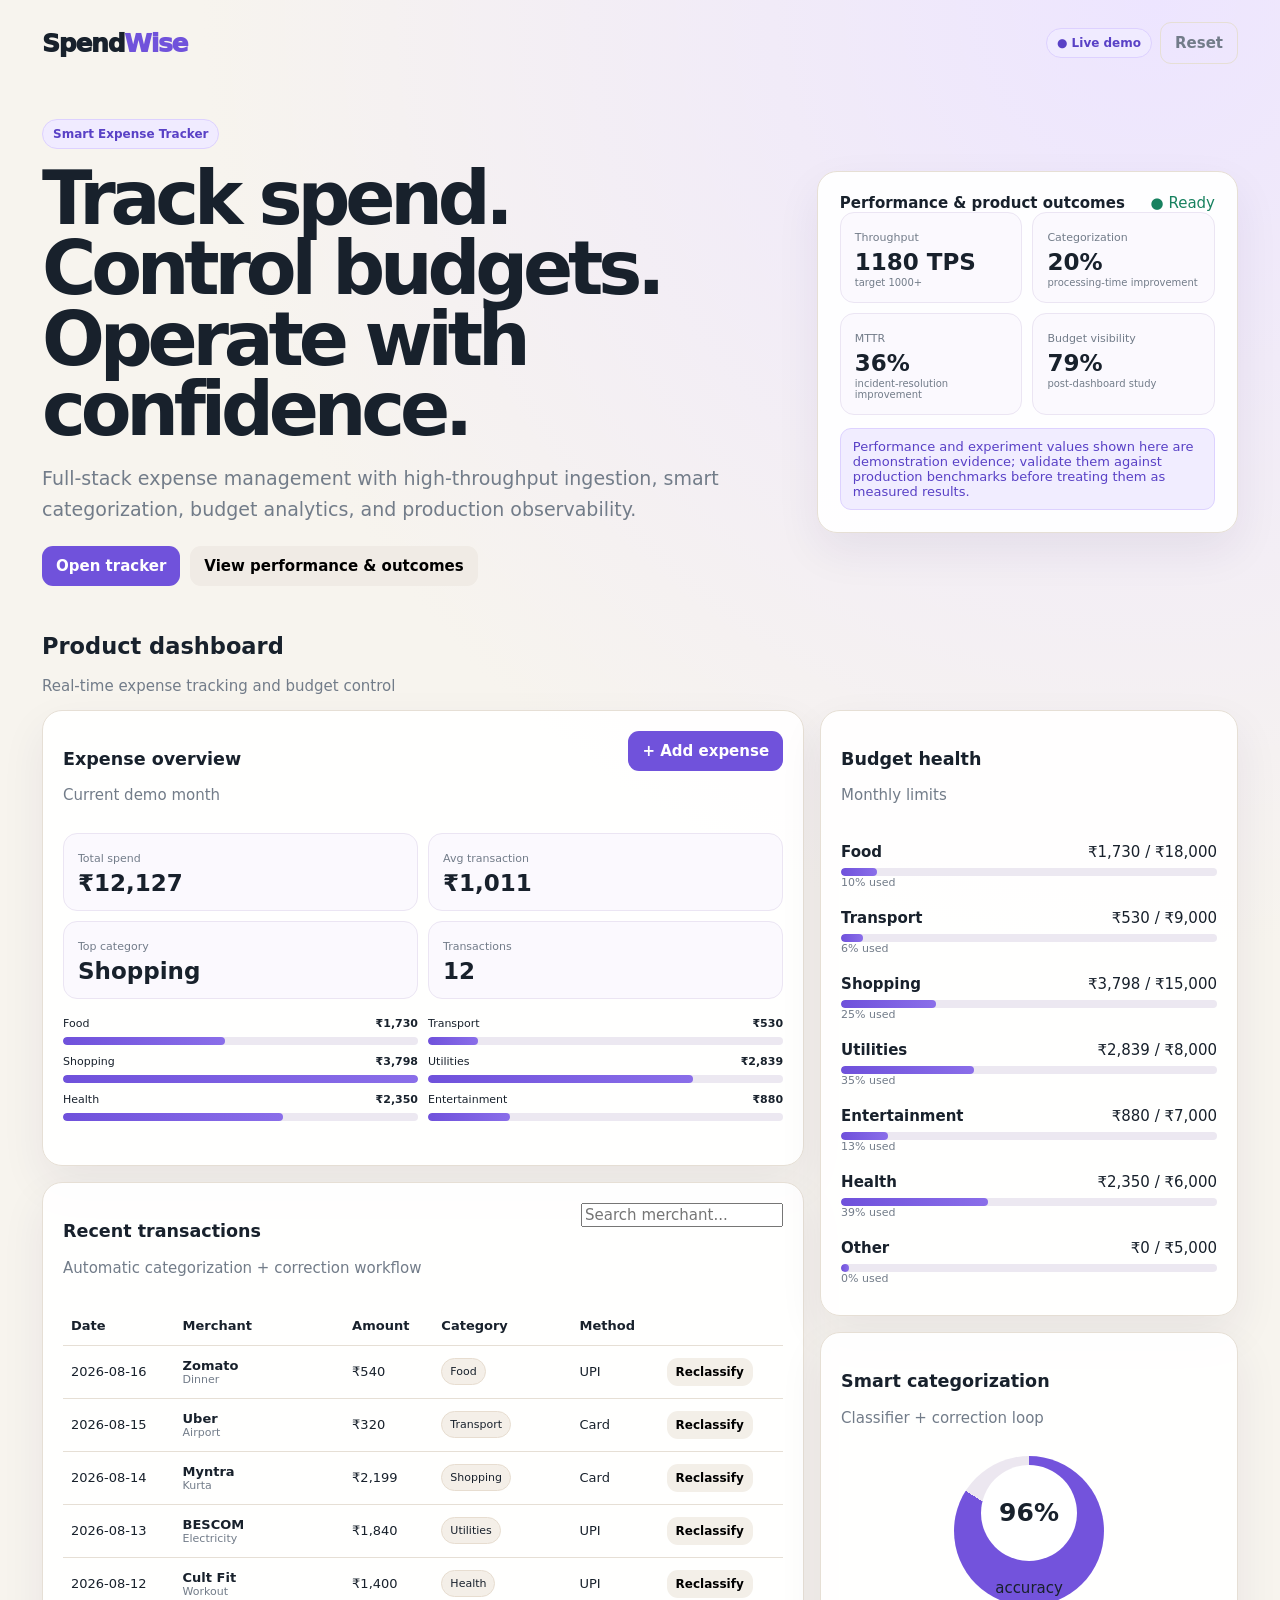
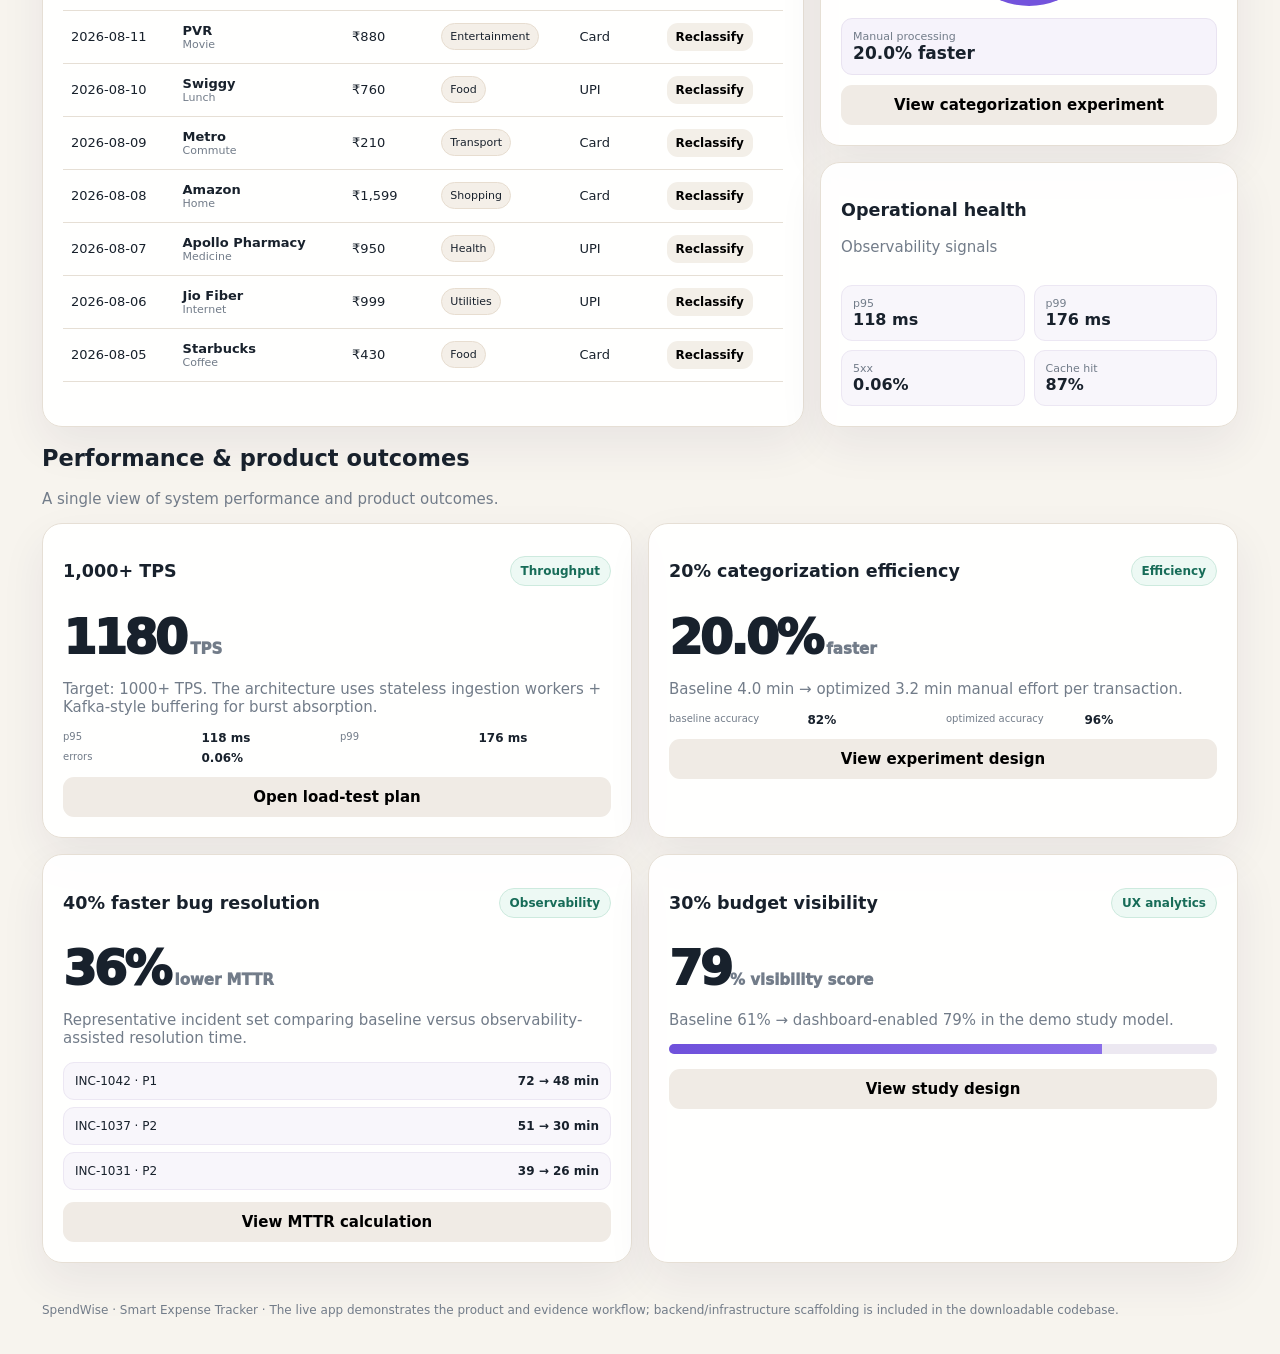
<file: index.html>
<!doctype html>
<html lang="en">
<head>
  <meta charset="utf-8">
  <meta name="viewport" content="width=device-width,initial-scale=1">
  <title>SpendWise — Smart Expense Tracker</title>
  <meta name="description" content="Smart Expense Tracker with budget management, categorization, distributed ingestion and observability.">
  <link rel="stylesheet" href="/frontend/style.css">
</head>
<body>
  <div id="app"></div>
  <script src="/frontend/app.js"></script>
</body>
</html>
</file>
<file: frontend/style.css>
:root{--bg:#f7f4ee;--card:#fff;--ink:#18212c;--muted:#727c89;--border:#e6dfd5;--accent:#7052db;--green:#17815f;--warn:#bf8124;--danger:#ba5048;--shadow:0 18px 45px rgba(45,35,85,.07)}
*{box-sizing:border-box}body{margin:0;background:radial-gradient(circle at 90% 0,#ede5ff,transparent 30%),var(--bg);font:15px Inter,system-ui,-apple-system,Segoe UI,sans-serif;color:var(--ink)}
button,input{font:inherit}.shell{max-width:1240px;margin:auto;padding:22px}.nav,.row,.section-head{display:flex;justify-content:space-between;align-items:center;gap:12px}.nav-actions{display:flex;gap:8px;align-items:center}.brand{font-size:25px;font-weight:950;letter-spacing:-.05em}.brand span{color:var(--accent)}
.pill,.eyebrow{display:inline-flex;padding:7px 10px;border-radius:999px;background:#f0ebff;border:1px solid #ddd1ff;color:#5941c6;font-size:12px;font-weight:850}.green{color:var(--green)}.green-pill{background:#edf9f4;border-color:#cdeade;color:#176c58}.hero{display:grid;grid-template-columns:1.28fr .72fr;gap:26px;padding:55px 0 28px;align-items:center}.hero h1{font-size:clamp(44px,6vw,74px);line-height:.95;letter-spacing:-.07em;margin:14px 0}.hero p{font-size:19px;line-height:1.6;color:var(--muted);max-width:720px}
.hero-actions{display:flex;gap:10px;margin-top:22px}.card{background:rgba(255,255,255,.96);border:1px solid var(--border);border-radius:20px;padding:20px;box-shadow:var(--shadow)}.hero-card{padding:22px}
.primary,.secondary,.ghost,.small{border:0;border-radius:11px;padding:11px 14px;font-weight:850;cursor:pointer}.primary{background:var(--accent);color:#fff}.secondary{background:#f0ebe5}.ghost{background:transparent;border:1px solid var(--border);color:var(--muted)}.small{padding:7px 9px;background:#f3efe8;font-size:12px}
.metric-grid,.stats{display:grid;grid-template-columns:1fr 1fr;gap:10px}.metric,.stat{padding:14px;border:1px solid #ebe5f3;background:#fbf9fe;border-radius:14px}.metric span,.stat span{font-size:11px;color:var(--muted)}.metric b,.stat b{display:block;font-size:23px;margin-top:4px}.metric em{display:block;font-style:normal;font-size:10px;color:var(--muted);margin-top:2px}
.banner{margin-top:13px;padding:10px 12px;border-radius:11px;background:#f1edff;border:1px solid #ddd2ff;color:#5941c6;font-size:13px}.section{margin-top:14px}.workspace{display:grid;grid-template-columns:1.55fr .85fr;gap:16px}.main,.side{display:grid;gap:16px}.section-head{align-items:flex-start;margin-bottom:14px}.table-wrap{overflow:auto}.table-wrap table{width:100%;border-collapse:collapse}.table-wrap th,.table-wrap td{padding:12px 8px;border-bottom:1px solid var(--border);text-align:left;font-size:13px}.table-wrap input{border:1px solid var(--border);padding:9px 11px;border-radius:10px}
.tag{display:inline-block;padding:6px 8px;border-radius:999px;background:#f4efe8;border:1px solid #e7ddd0;font-size:11px}.budget{padding:10px 0}.bar{height:8px;background:#ece8f1;border-radius:99px;overflow:hidden;margin-top:7px}.bar i{display:block;height:100%;background:linear-gradient(90deg,#6f51db,#8a6ee9);border-radius:99px}.bar i.warn{background:#d79b3b}.bar i.danger{background:#c9574d}.donut{width:150px;height:150px;border-radius:50%;margin:5px auto 12px;background:conic-gradient(#7353dc 0 84%,#ece7f0 84% 100%);display:grid;place-items:center}.donut strong{width:96px;height:96px;background:#fff;border-radius:50%;display:grid;place-items:center;font-size:25px}.obs{display:grid;grid-template-columns:1fr 1fr;gap:9px}.obs div,.incident{padding:11px;background:#f8f6fb;border:1px solid #ece7f3;border-radius:11px}.obs span{display:block;font-size:11px;color:var(--muted)}.obs b{font-size:16px}.kpi{padding:11px;border-radius:11px;background:#f6f3fb;border:1px solid #e9e3f1;margin:10px 0}.kpi span{display:block;color:var(--muted);font-size:11px}.kpi b{font-size:17px}.full{width:100%}
.evidence-grid{display:grid;grid-template-columns:1fr 1fr;gap:16px}.evidence .big{font-size:48px;font-weight:950;letter-spacing:-.06em;margin:10px 0}.evidence .big small{font-size:15px;letter-spacing:0;color:var(--muted)}.mini-row{display:grid;grid-template-columns:repeat(4,1fr);gap:6px;margin:12px 0}.mini-row span{font-size:10px;color:var(--muted)}.mini-row b{font-size:12px}.incident-list{display:grid;gap:7px;margin:12px 0}.incident{display:flex;justify-content:space-between;gap:8px;font-size:12px}.progress{height:10px;background:#ece8f1;border-radius:99px;overflow:hidden;margin:15px 0}.progress i{display:block;height:100%;background:linear-gradient(90deg,#6f51db,#8a6ee9)}
.chart-grid{display:grid;grid-template-columns:1fr 1fr;gap:10px;margin-top:18px}.tiny{font-size:11px}.muted{color:var(--muted)}footer{padding:40px 0 15px;color:var(--muted);font-size:12px}
@media(max-width:900px){.hero,.workspace,.evidence-grid{grid-template-columns:1fr}}@media(max-width:620px){.shell{padding:14px}.hero{padding-top:30px}.hero h1{font-size:44px}.metric-grid,.stats,.chart-grid{grid-template-columns:1fr}.mini-row{grid-template-columns:1fr 1fr}}
</file>
